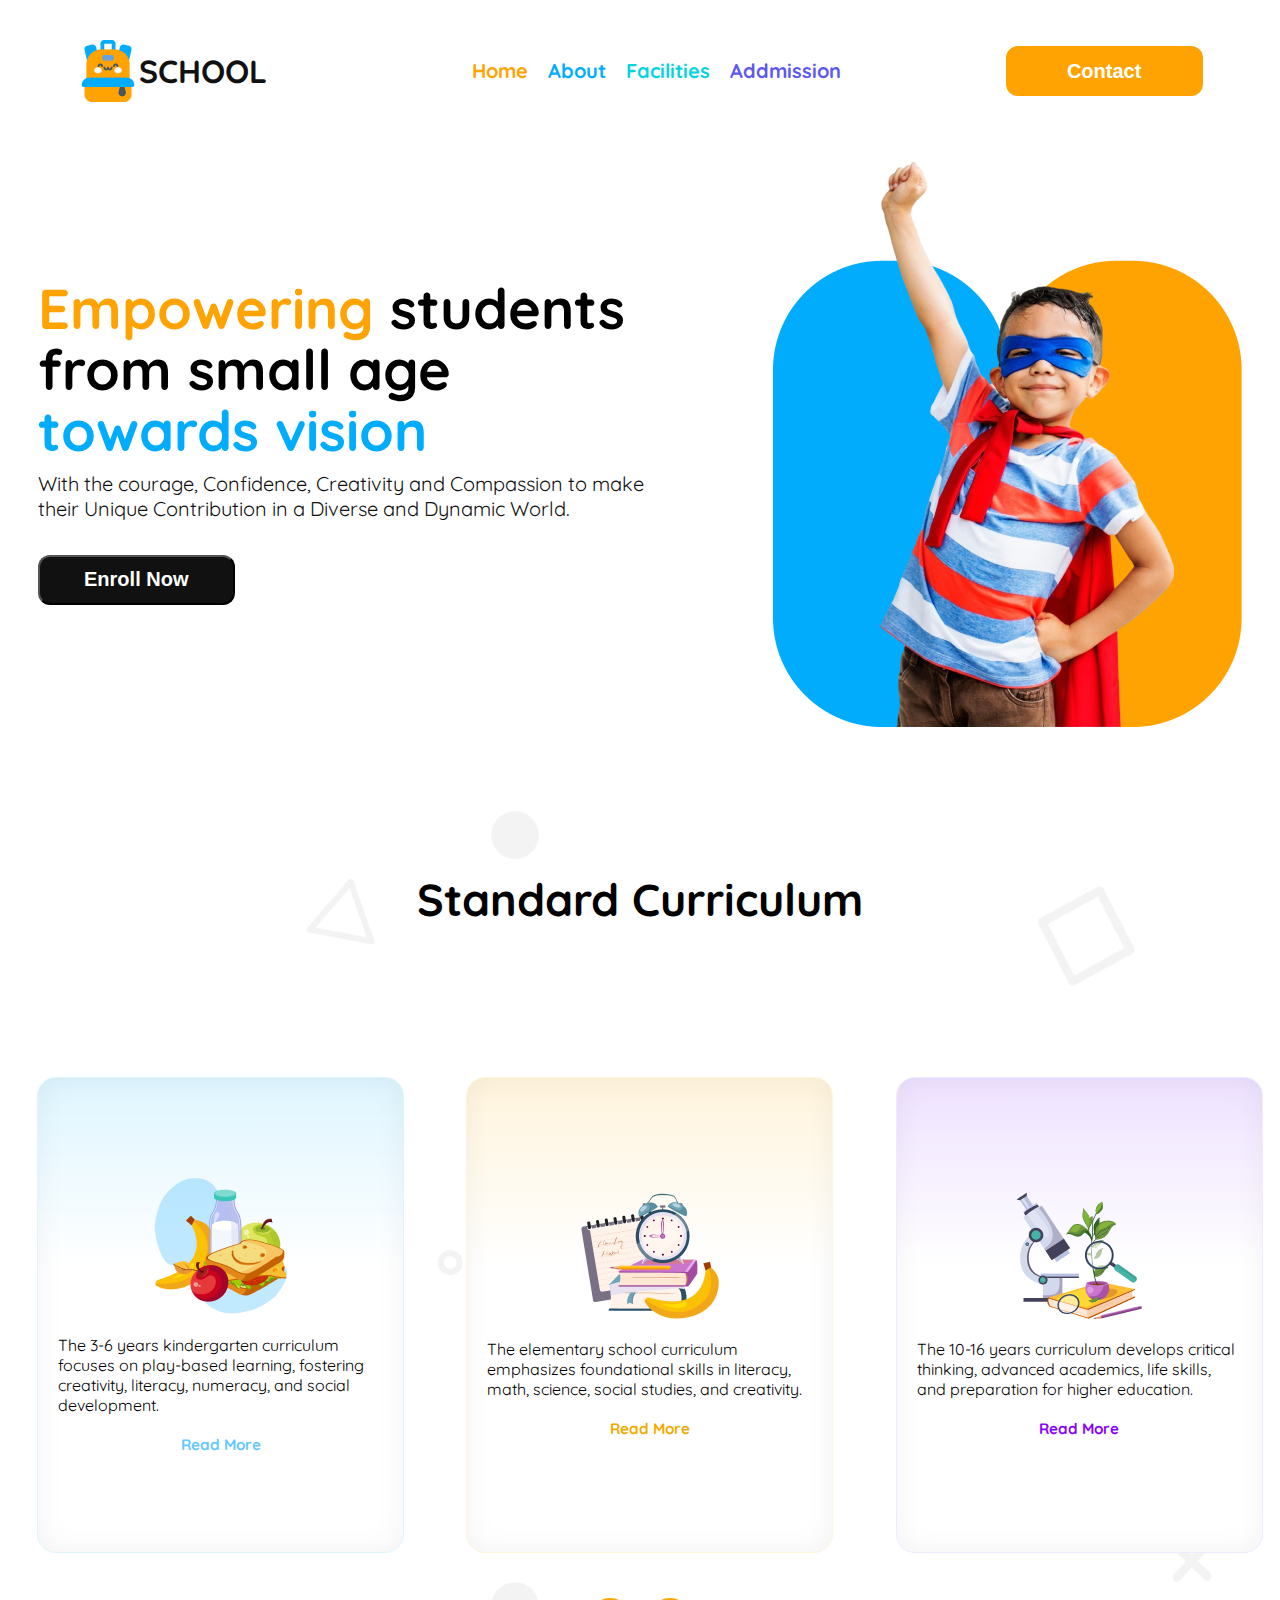
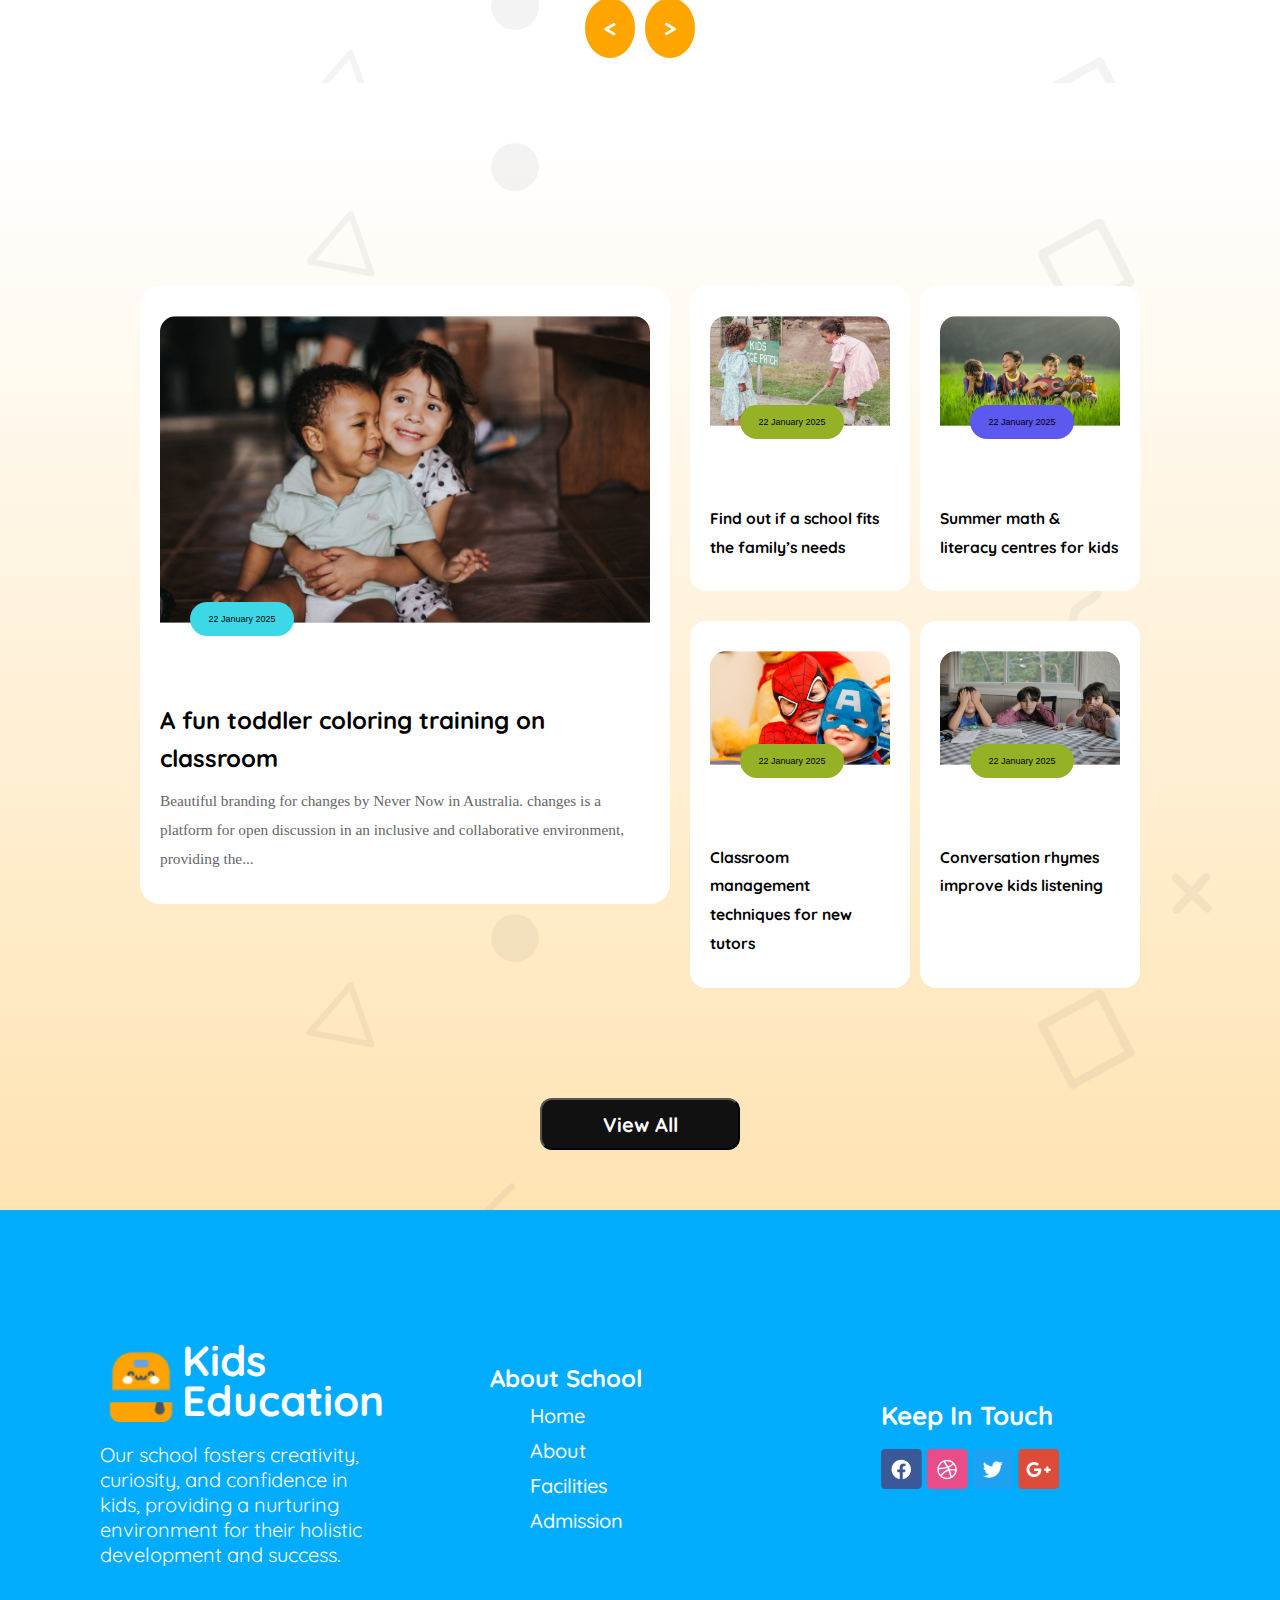
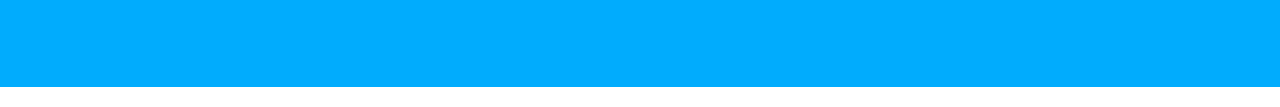
<file: index.html>
<!DOCTYPE html>
<html lang="en">
<head>
    <meta charset="UTF-8">
    <meta name="viewport" content="width=device-width, initial-scale=1.0">
    <title>Kids Education</title>
    <link rel="stylesheet" href="./Style/style.css">
</head>
<body class="quicksand-font">
    <header>
        <nav class="navbar">
            <div class="part-1">
                <img src="/assets/logo.png" alt="">
                <h3 class="nav-des">SCHOOL</h3>
            </div>
            <div class="part-2">
                <ul>
                    <li ><a style="color: rgb(254, 163, 1);"href="#">Home</a></li>
                    <li><a style="color: rgb(1, 172, 253)" href="#">About</a></li>
                    <li><a style="color:rgb(5, 212, 223)" href="#">Facilities</a></li>
                    <li><a style="color: rgb(93, 88, 239)"  href="#">Addmission</a></li>
                </ul>
            </div>
            <div class="part-3">
                <button class="btn-primary">Contact</button>
                <img src="./assets/line_icon.png" alt="">
            </div>
        </nav>
        <div class="banner">
            <div class="banner-img">
                <img src="/assets/hero-kids.png" alt="">
            </div>
            <div class="banner-content">
                <h3 class="banner-title"><span style="color: rgb(254, 163, 1);">Empowering </span>
                    students from small age<span style="color:rgb(1, 172, 253)"> towards vision</span></h3>
                <p class="banner-des">
                    With the courage, Confidence, Creativity and Compassion to make their Unique Contribution in a Diverse and Dynamic World.
                </p>
                <button class="banner-btn">Enroll Now</button>
            </div>
            
        </div>
    </header>
    <main>
        <section class="curriculum">
            <!-- <marquee behavior="" direction=""></marquee> -->
            <h3 class="curr-title">Standard Curriculum</h3>
            <div class="curr-card">
                <div class="card card-1">
                    <img src="/assets/kinder.png" alt="">
                    <p class="card-des">The 3-6 years kindergarten curriculum focuses on play-based learning, fostering creativity, literacy, numeracy, and social development.</p>
                    <a style="color: rgb(100, 200, 255);" href="" class="card-link">Read More</a>

                </div>
                <div class="card card-2">
                    <img src="/assets/elementary.png" alt="">
                    <p class="card-des">The elementary school curriculum emphasizes foundational skills in literacy, math, science, social studies, and creativity.</p>
                    <a style="color:rgb(240, 170, 0);" href="" class="card-link">Read More</a>
                </div>
                <div class="card card-3">
                    <img src="/assets/middle.png" alt="">
                    <p class="card-des">The 10-16 years curriculum develops critical thinking, advanced academics, life skills, and preparation for higher education.</p>
                    <a style="color: rgb(135, 0, 255)" href="" class="card-link">Read More</a>
                </div>
            </div>
            <div class="arrow-icon">
                <div class="arrow">
                    <p>&lt;</p>
                </div>
                <div class="arrow">
                    <p>&gt;</p>
                </div>
            </div>
        </section>
        <!-- story section -->
        <div class="stories">
            <marquee behavior="" direction="">
                <h3 class="stories-title">Our Stories</h3>
            </marquee>
            
            <div class="all-stories-card">
                <div class="box-1">
                    <div class="story-card-1">
                        <img src="/assets/story-1.png" alt="">
                        <!-- <br> -->
                        <!-- <br>s -->
                        <button style="background-color: rgb(60, 216, 232);" class="second-btn">22 January 2025</button>
                        <!-- <br> -->
                        <!-- <br> -->
                        <h4 class="story-title-1">A fun toddler coloring training on classroom</h4>
                        <!-- <br> -->
                        <p class="story-card-des">
                            Beautiful branding for changes by Never Now in Australia.
                            changes is a platform for open discussion in an inclusive and
                            collaborative environment, providing the...    
                        </p>
                    </div>
                </div>
                <div class="box-2">
                    <div class="story-card-1">
                        <img src="/assets/story-1.png" alt="">
                        <button style="background-color: rgb(60, 216, 232);" class="second-btn">22 January 2025</button>
                        <h4 class="story-title-1">A fun toddler coloring training on classroom</h4>
                        <p class="story-card-des">
                            Beautiful branding for changes by Never Now in Australia.
                            changes is a platform for open discussion in an inclusive and
                            collaborative environment, providing the...    
                        </p>
                    </div>
                    <div class="story-card-2">
                        <img src="./assets/story-2.png" alt="">
                        <button class="second-btn">22 January 2025</button>
                        <h4 class="story-title-2">Find out if a school fits the family’s needs</h4>
                    </div>
                    <div class="story-card-3">
                        <img src="./assets/story-3.png" alt="">
                        <button style="background-color: rgb(93, 88, 240);" class="second-btn">22 January 2025</button>
                        <h4 class="story-title-2" >Summer math & literacy
                            centres for kids</h4>
                    </div>
                    <div class="story-card-4">
                        <img src="/assets/story-4.png" alt="">
                        <button class="second-btn">22 January 2025</button>
                        <h4 class="story-title-2">Classroom management
                            techniques for new tutors</h4>
                    </div>
                    <div class="story-card-5">
                        <img src="/assets/story-5.png" alt="">
                        <button class="second-btn">22 January 2025</button>
                        <h4 class="story-title-2">Conversation rhymes
                            improve kids listening</h4>
                    </div>
                </div>
            </div>
            <div class="third-and-last-button">
                <button class="last-btn" >View All</button>
            </div>
        </div>
    </main>
    <footer class="footer">
        <div class="footer-box-1">
            <div class="title">
                <img src="/assets/logo.png" alt="">
                <h2 class="title-head" >Kids
                    Education</h2>
                
            </div>
            <div>
                <p class="title-desc">Our school fosters creativity, curiosity, and confidence in kids, providing a nurturing environment for their holistic development and success.</p>
            </div>
        </div>
        <div class="footer-box-2">
            <h5 class="box-2-head">About School</h5>
            <ul class="list">
                <li><a href="">Home</a></li>
                <li><a href="">About</a></li>
                <li><a href="">Facilities</a></li>
                <li><a href="">Admission</a></li>
            </ul>
        </div>
        <div class="footer-box-3">
            <h3 class="third-head">Keep In Touch</h3>
            <img src="/assets/fb.png" alt="">
            <img src="/assets/dribble.png" alt="">
            <img src="/assets/twitter.png" alt="">
            <img src="/assets/google+.png" alt="">
        </div>
    </footer>
</body>
</html>
</file>
<file: Style/style.css>
@import url('https://fonts.googleapis.com/css2?family=Open+Sans:ital,wght@0,300..800;1,300..800&family=Outfit:wght@100..900&family=Quicksand:wght@300..700&family=Work+Sans:ital,wght@0,100..900;1,100..900&display=swap');
.quicksand-font{
    font-family: "Quicksand", serif;
    font-optical-sizing: auto;
    font-weight: 400;
    font-style: normal;
  }
*{
   /* max-width: 1440px; */
   margin: 10px auto;
}
/* shared some thing */
.btn-primary{
    border-radius: 12px;
    background: rgb(254, 163, 1);
    color: white;
    padding: 10px 30px;
    font-size: 1.25rem;
    font-weight: 600;
    text-align: center;
    border: none;
    line-height: 30px;
    cursor: pointer;
    margin-top: 10px;
    width: 197px;
    height: 50px;
  }
.btn-primary:hover{
    background: rgb(184, 77, 28);
    width: 220px;
    height: 60px;
    color: wheat;
  }


/* header */

/* navbar */
.navbar{
    display: flex;
    justify-content: space-between;
    align-items: center;
}
.part-1{
    display: flex;
    justify-self: center;
    align-items: center;
}
.nav-des{
    color: rgb(17, 17, 17);
    font-size: 32px;
    font-weight: 700;
    line-height: 30px;
    letter-spacing: 0%;
    text-align: left;
}
.part-2 > ul{
    list-style: none;
    display: flex;
    font-size: 20px;
    font-weight: 700;
    line-height: 30px;
    letter-spacing: 0%;
    text-align: left;
    
}   
.part-2 a{
    text-decoration: none;
    color: black;
    margin: 0 10px;
}
.part-3{
    display: flex;
    justify-content: center;
    text-align: center;
    align-items: center;
    
}
.part-3 img{
    display: none;
}
/* banner part */
.banner{
    display: flex;
    justify-content: space-between;
    align-items: center;
    flex-direction: row-reverse;
    margin: 0px auto;
    gap: 20px;
    margin-bottom: 60px;
}
.banner-content{
    width: 50%;
}
.banner-title{
    font-size: 3.5rem;
    font-weight: 700;
    line-height: 3.8rem;
    letter-spacing: 0%;
    text-align: left;
}
.banner-des{
    color: rgb(17, 17, 17);
    font-size: 20px;
    font-weight: 400;
    line-height: 25px;
    letter-spacing: 0%;
    text-align: left;
}
.banner-btn{
    border-radius: 12px;
    background: rgb(17, 17, 17);
    color: white;
    width: 197px;
    height: 50px;
    font-size: 20px;
    font-weight: 700;
    padding: 10px 20px;
    cursor: pointer;
    margin-top: 24px;
}
.banner-btn:hover{
    width: 220px;
    height: 60px;
    color: tomato;
}

/* curriculum part */
.curriculum{
    margin-top: 60px;
    margin-bottom: 60px;
    background-image: url("/assets/bg.png");
}
.curriculum >h3{
    color: black;
    font-size: 2.8rem;
    font-weight: 700;
    text-align: center;
    margin-bottom: 80px;
    padding: 60px 0 60px 0;
}
.curr-card{
    display: flex;
    margin-left: 20px;
    gap: 28px;
    
}
.card{
    width: 367px;
    height: 476px;
    display: flex;
    flex-direction: column;
    justify-content: center;
    align-items: center;
    padding: 0 20px;
    border: 2px solid tomato;
}
.card > a{
    text-decoration: none;
    font-size: 0.95rem;
    font-weight: 700 ;
    text-align: center;
}
.card > a:hover{
    font-size: 1rem;
}
.card-1{
    box-sizing: border-box;
    border: 0.94px solid rgb(222, 245, 255);
    border-radius: 18.86px;
    box-shadow: inset 0px 0px 28.3px 0.94px rgba(0, 0, 0, 0.05);
    background: linear-gradient(180.00deg, rgb(222, 245, 255),rgba(255, 255, 255, 0) 40%),rgb(255, 255, 255);
}
.card-2{
    box-sizing: border-box;
    border: 0.94px solid rgb(255, 244, 220);
    border-radius: 18.86px;
    box-shadow: inset 0px 0px 28.3px 0.94px rgba(0, 0, 0, 0.05);
    background: linear-gradient(180.00deg, rgb(255, 244, 220),rgba(255, 255, 255, 0) 40%),rgb(255, 255, 255);
}
.card-3{
    box-sizing: border-box;
    border: 0.94px solid rgb(242, 232, 255);
    border-radius: 18.86px;
    box-shadow: inset 0px 0px 28.3px 0.94px rgba(0, 0, 0, 0.05);
    background: linear-gradient(180.00deg, rgb(238, 225, 255),rgba(255, 255, 255, 0) 40%),rgb(255, 255, 255);
}

.arrow-icon{
    display: flex;
    justify-content: center;
    align-items: center;
    /* background-color: #f9f9f9;; */
    width: 110px;
    height: 110px;
    gap: 10px;
}
.arrow{
    width: 60px;
    height: 60px;
    background-color: orange;
    display: flex;
    justify-content: center;
    align-items: center;
    border-radius: 50%;
    font-size: 1.5rem;
    font-weight: 900;
    text-align: center;
    color: white;
    cursor: pointer;
}
.arrow:hover{
    background-color: rgb(245, 138, 119);
    width: 70px;
}
/* Stories Part */
.stories{
    margin-top: 60px;
    margin-bottom: 0px;
    
    background: url('/assets/bg.png'),linear-gradient(0.00deg, rgba(254, 163, 1, 0.3),rgba(255, 255, 255, 0.3) 100%);
}
.stories-title{
    color: rgb(0, 0, 0);
    font-size: 2.85rem;
    font-weight: 700;
    line-height: 1.8rem;
    letter-spacing: 0%;
    text-align: center;
    margin-bottom: 60px;
}
.all-stories-card{
    display: flex;
    justify-items: center;
    gap:20px;
    margin-left:140px ;
    margin-right: 140px;
    
}
.box-1{
    /* margin-top: 0; */
    border-radius: 16px;
    /* border: 2px solid plum; */

    /* width: 100%; */
}
.story-card-1{
    margin-top: 0;
    border-radius: 20px;
    padding: 20px 20px;
    /* height: 700px; */
    background: rgb(255, 255, 255);
 
}
.story-card-1 img{
    border-radius: 16px 16px 0px 0px;
    width: 100%;
    background: url(),rgb(217, 217, 217);
    
}
.story-title-1{
    color: rgb(0, 0, 0);
    font-size: 1.5rem;
    font-weight: 700;
    line-height: 38.35px;
    letter-spacing: 0%;
    text-align: left;
    /* padding: 30px 30px; */
}
.story-card-des{
    color: rgb(102, 102, 102);
    font-family: Raleway;
    font-size: 15.34px;
    font-weight: 500;
    line-height: 28.76px;
    letter-spacing: 0%;
    text-align: left;
    margin-left: 0;
    /* padding: 30px 30px; */
}
.box-2{
    margin-top: 0;
    display: grid;
    grid-template-columns: repeat(2,1fr);
    gap: 10px;
}

.story-card-2, .story-card-3,.story-card-4,.story-card-5{
    border-radius: 16px;
    background: rgb(255, 255, 255);
    padding: 20px 20px;
}
.story-card-2 img, .story-card-3 img, .story-card-4 img, .story-card-5 img{
    border-radius: 16px 16px 0px 0px;
    width: 100%;
}
.story-title-2{
    color: rgb(0, 0, 0);
    font-size: 0.97rem;
    font-weight: 700;
    line-height: 28.76px;
    letter-spacing: 0%;
    text-align: left;
}
.second-btn{
    position: relative;
    left: 30px;
    top: -45px;
    width: 104px;
    height: 34px;
    font-size: 9px;
    font-weight: 500;
    border-radius: 28.54px;
    background: rgb(149, 178, 38);
    border: none;
    
}
.box-2 >.story-card-1{
    display: none;
}
.footer{
    background: rgb(1, 172, 253);
    color: white;
    display: flex;
    gap: 100px;
    justify-content: center;
    align-items: center;
    margin-top: -10px;
    padding: 100px;
    
}
.footer-box-1{
    /* display: flex; */
    width: 33%;
}
.footer-box-2{
    width: 33%;
}
.footer-box-3{
    width: 34%;
}
.title{
    display: flex;
    justify-content: center;
    justify-items: center;
    align-items: center;
    /* gap: 3px; */
}
.title img{
    width: 83px;
    height: 82px;
}
.title-head{
    color: rgb(255, 255, 255);
    font-family: Quicksand;
    font-size: 42.14px;
    font-weight: 700;
    line-height: 39.51px;
    /* letter-spacing: 0%;
    text-align: left; */
    padding: 0;
    margin-left: 0;
}
.title-desc{
    color: rgb(255, 255, 255);
    font-family: Quicksand;
    font-size: 20px;
    font-weight: 400;
    line-height: 25px;
    letter-spacing: 0%;
    text-align: left;
}
.box-2-head{
    color: rgb(255, 255, 255);
    font-family: Quicksand;
    font-size: 24px;
    font-weight: 700;
    line-height: 30px;
    letter-spacing: 0%;
    text-align: left;
}
.list{
    list-style: none;
    text-decoration: none;
}
.list a{
    text-decoration: none;
    color: rgb(255, 255, 255);
    font-family: Quicksand;
    font-size: 20px;
    font-weight: 500;
    line-height: 25px;
    letter-spacing: 0%;
    text-align: left;
}
.third-head{
    color: rgb(255, 255, 255);
    font-family: Quicksand;
    font-size: 26px;
    font-weight: 700;
    line-height: 26px;
    letter-spacing: 0%;
    text-align: left;
}
.third-and-last-button{
    display: flex;
    justify-content: center;
    align-items: center;
    margin-top: 30px;
    padding: 50px;
}
.last-btn{
    border-radius: 12px;

    /* Black */
    background: rgb(17, 17, 17);
    width: 200px;
    height: 52px;
    padding: 10px;
    color: rgb(255, 255, 255);
    font-family: Quicksand;
    font-size: 20px;
    font-weight: 700;
    line-height: 30px;
    letter-spacing: 0%;
    text-align: center;

}
.last-btn:hover{
    background: rgb(184, 77, 28);
    width: 220px;
    height: 60px;
    color: wheat;
}
/* media query */
@media screen and (max-width:576px){
    
    .part-1 > .nav-des{
       display: none;
    }
    .part-2{
        display: none;

    }
    .part-3 button{
        display: none;
    }
    .part-3 img{
        display: block;
        width: 22.5px;
        height: 15px;
        cursor: pointer;
    }
    .part-3 img:hover{
        width: 27px;
        height: 19px;
    }
    .banner{
        flex-direction: column;
        /* margin-left: 60px ;
        margin-right: 60px; */
    }
    .banner-content{
        width: 100%;
        flex-direction: column;
        justify-content: center;
        align-items: center;
    }
    .banner-title{
        font-size: 2rem;
        line-height: 2.8rem;
        text-align: center;
    }
    .banner-des{
        font-size: 1.2rem;
        line-height: 1.2rem;
        text-align: center;
    }
    .banner-btn{
        width: 150px;
        height: 40px;
        font-size: 1rem;
        padding: 10px 10px;
        align-items: center;
    }
    .banner-content{
        display: flex;
        flex-direction: column;
        align-items: center;
    }
    .arrow{
        display: none;
    }
    .curr-card{
        flex-direction: column;
        gap: 5px;
        margin-top: 10px;
    }
    .box-1{
        display: none;
    }
    .all-stories-card{
        flex-direction: column;
    }
    .box-2 .story-card-1{
        display: inline-block;
        margin-top: 0;
        border-radius: 20px;
        padding: 20px 20px;
        /* height: 700px; */
        background: rgb(255, 255, 255);
    }
    .box-2{
        grid-template-columns: repeat(2,1fr);
        gap: 10px;
    }
    .footer{
        flex-direction: column;
        gap: 10px;
    }
}
</file>
